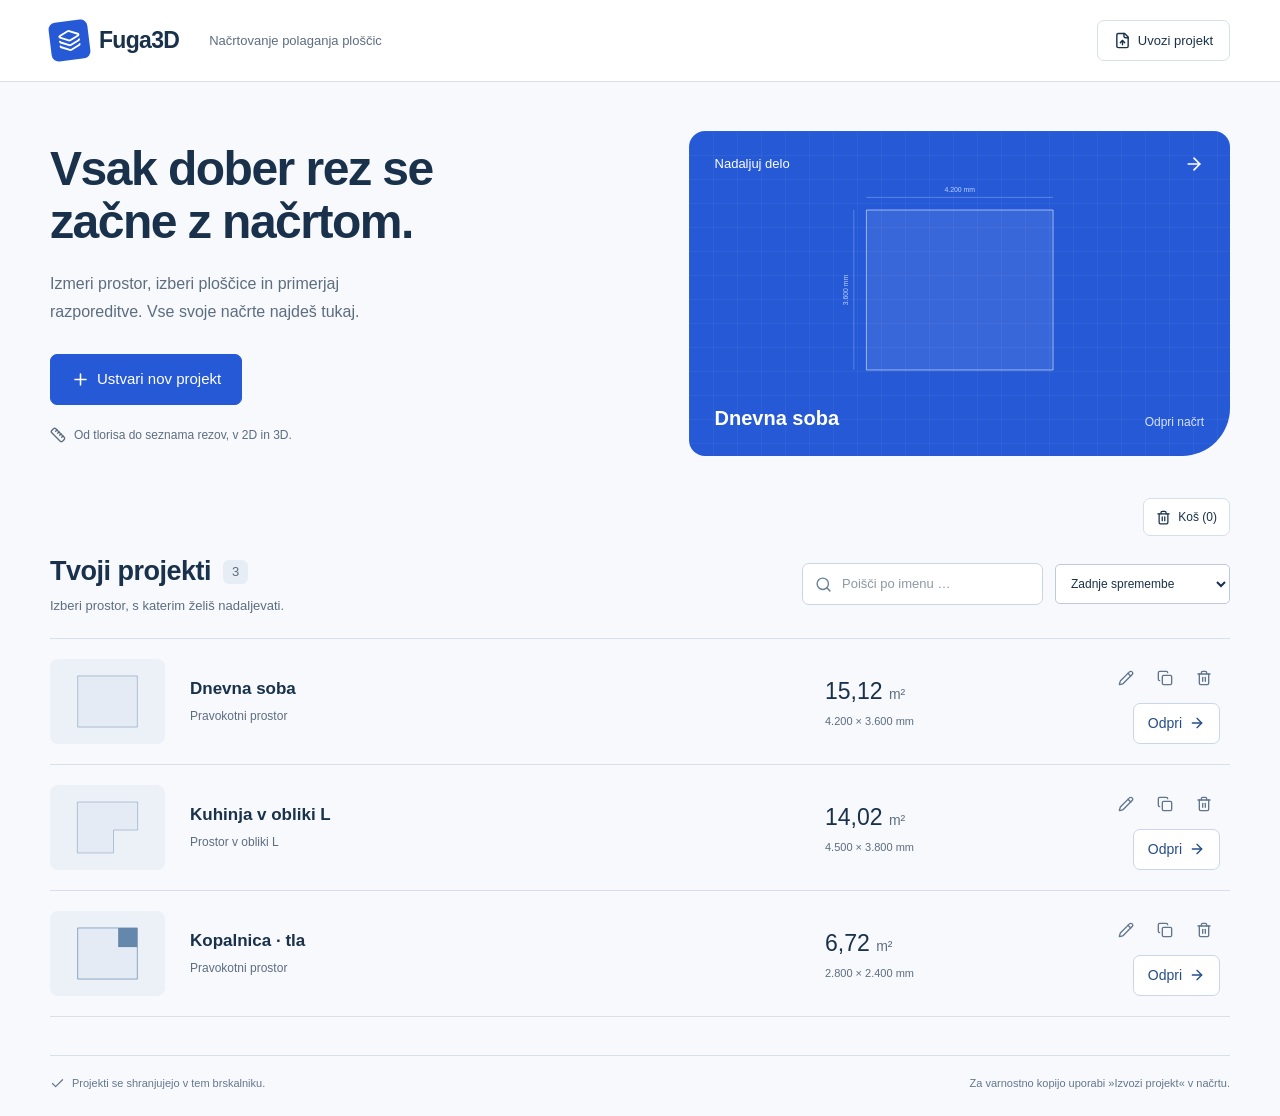
<file: Fuga3D/index.html>
<!doctype html><html lang="sl"><head><meta charset="UTF-8"/><meta name="viewport" content="width=device-width, initial-scale=1.0"/><meta name="theme-color" content="#193e36"/><title>Fuga3D — Načrtovanje polaganja</title>  <script type="module" crossorigin src="./assets/index-BkWiq8Jp.js"></script>
  <link rel="stylesheet" crossorigin href="./assets/index-CgsHtY4V.css">
</head><body><div id="root"></div></body></html>
</file>
